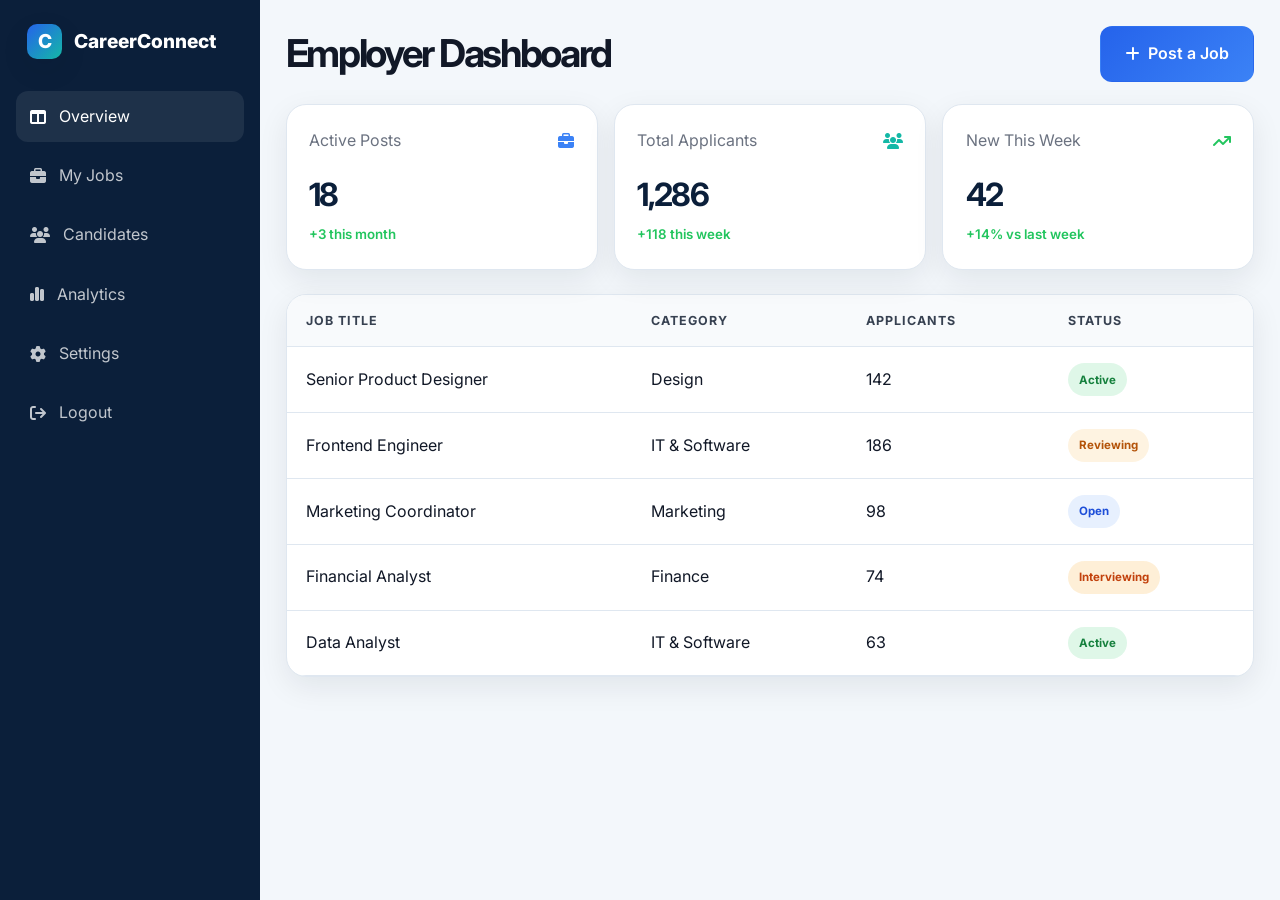
<file: ASP_project/dashboard-employer.html>
<!DOCTYPE html>
<html lang="en">
  <head>
    <meta charset="UTF-8" />
    <meta name="viewport" content="width=device-width, initial-scale=1.0" />
    <title>Employer Dashboard | CareerConnect</title>
    <link rel="preconnect" href="https://fonts.googleapis.com" />
    <link rel="preconnect" href="https://fonts.gstatic.com" crossorigin />
    <link href="https://fonts.googleapis.com/css2?family=Inter:wght@400;500;600;700;800;900&display=swap" rel="stylesheet" />
    <link rel="stylesheet" href="https://cdnjs.cloudflare.com/ajax/libs/font-awesome/6.5.2/css/all.min.css" crossorigin="anonymous" referrerpolicy="no-referrer" />
    <link rel="stylesheet" href="css/style.css" />
  </head>
  <body>
    <div class="dashboard-shell">
      <aside class="dashboard-sidebar">
        <a href="index.html" class="brand" aria-label="CareerConnect home">
          <span class="brand-mark">C</span>
          <span>CareerConnect</span>
        </a>

        <ul class="side-menu">
          <li><a class="active" href="dashboard-employer.html"><i class="fa-solid fa-table-columns"></i> Overview</a></li>
          <li><a href="#"><i class="fa-solid fa-briefcase"></i> My Jobs</a></li>
          <li><a href="#"><i class="fa-solid fa-users"></i> Candidates</a></li>
          <li><a href="#"><i class="fa-solid fa-chart-simple"></i> Analytics</a></li>
          <li><a href="#"><i class="fa-solid fa-gear"></i> Settings</a></li>
          <li><a href="index.html"><i class="fa-solid fa-arrow-right-from-bracket"></i> Logout</a></li>
        </ul>
      </aside>

      <main class="dashboard-main">
        <div class="topbar">
          <h1>Employer Dashboard</h1>
          <button class="btn btn-primary post-job-btn" type="button"><i class="fa-solid fa-plus"></i> Post a Job</button>
        </div>

        <section class="stats-grid">
          <article class="stat-card">
            <div class="meta">
              <span>Active Posts</span>
              <i class="fa-solid fa-briefcase" style="color: var(--primary-500);"></i>
            </div>
            <strong>18</strong>
            <small>+3 this month</small>
          </article>

          <article class="stat-card">
            <div class="meta">
              <span>Total Applicants</span>
              <i class="fa-solid fa-users" style="color: var(--teal-600);"></i>
            </div>
            <strong>1,286</strong>
            <small>+118 this week</small>
          </article>

          <article class="stat-card">
            <div class="meta">
              <span>New This Week</span>
              <i class="fa-solid fa-arrow-trend-up" style="color: var(--success);"></i>
            </div>
            <strong>42</strong>
            <small>+14% vs last week</small>
          </article>
        </section>

        <section class="table-card">
          <table>
            <thead>
              <tr>
                <th>Job Title</th>
                <th>Category</th>
                <th>Applicants</th>
                <th>Status</th>
              </tr>
            </thead>
            <tbody>
              <tr>
                <td>Senior Product Designer</td>
                <td>Design</td>
                <td>142</td>
                <td><span class="status-badge status-selected">Active</span></td>
              </tr>
              <tr>
                <td>Frontend Engineer</td>
                <td>IT & Software</td>
                <td>186</td>
                <td><span class="status-badge status-shortlisted">Reviewing</span></td>
              </tr>
              <tr>
                <td>Marketing Coordinator</td>
                <td>Marketing</td>
                <td>98</td>
                <td><span class="status-badge status-applied">Open</span></td>
              </tr>
              <tr>
                <td>Financial Analyst</td>
                <td>Finance</td>
                <td>74</td>
                <td><span class="status-badge status-interview">Interviewing</span></td>
              </tr>
              <tr>
                <td>Data Analyst</td>
                <td>IT & Software</td>
                <td>63</td>
                <td><span class="status-badge status-selected">Active</span></td>
              </tr>
            </tbody>
          </table>
        </section>
      </main>
    </div>
  </body>
</html>
</file>
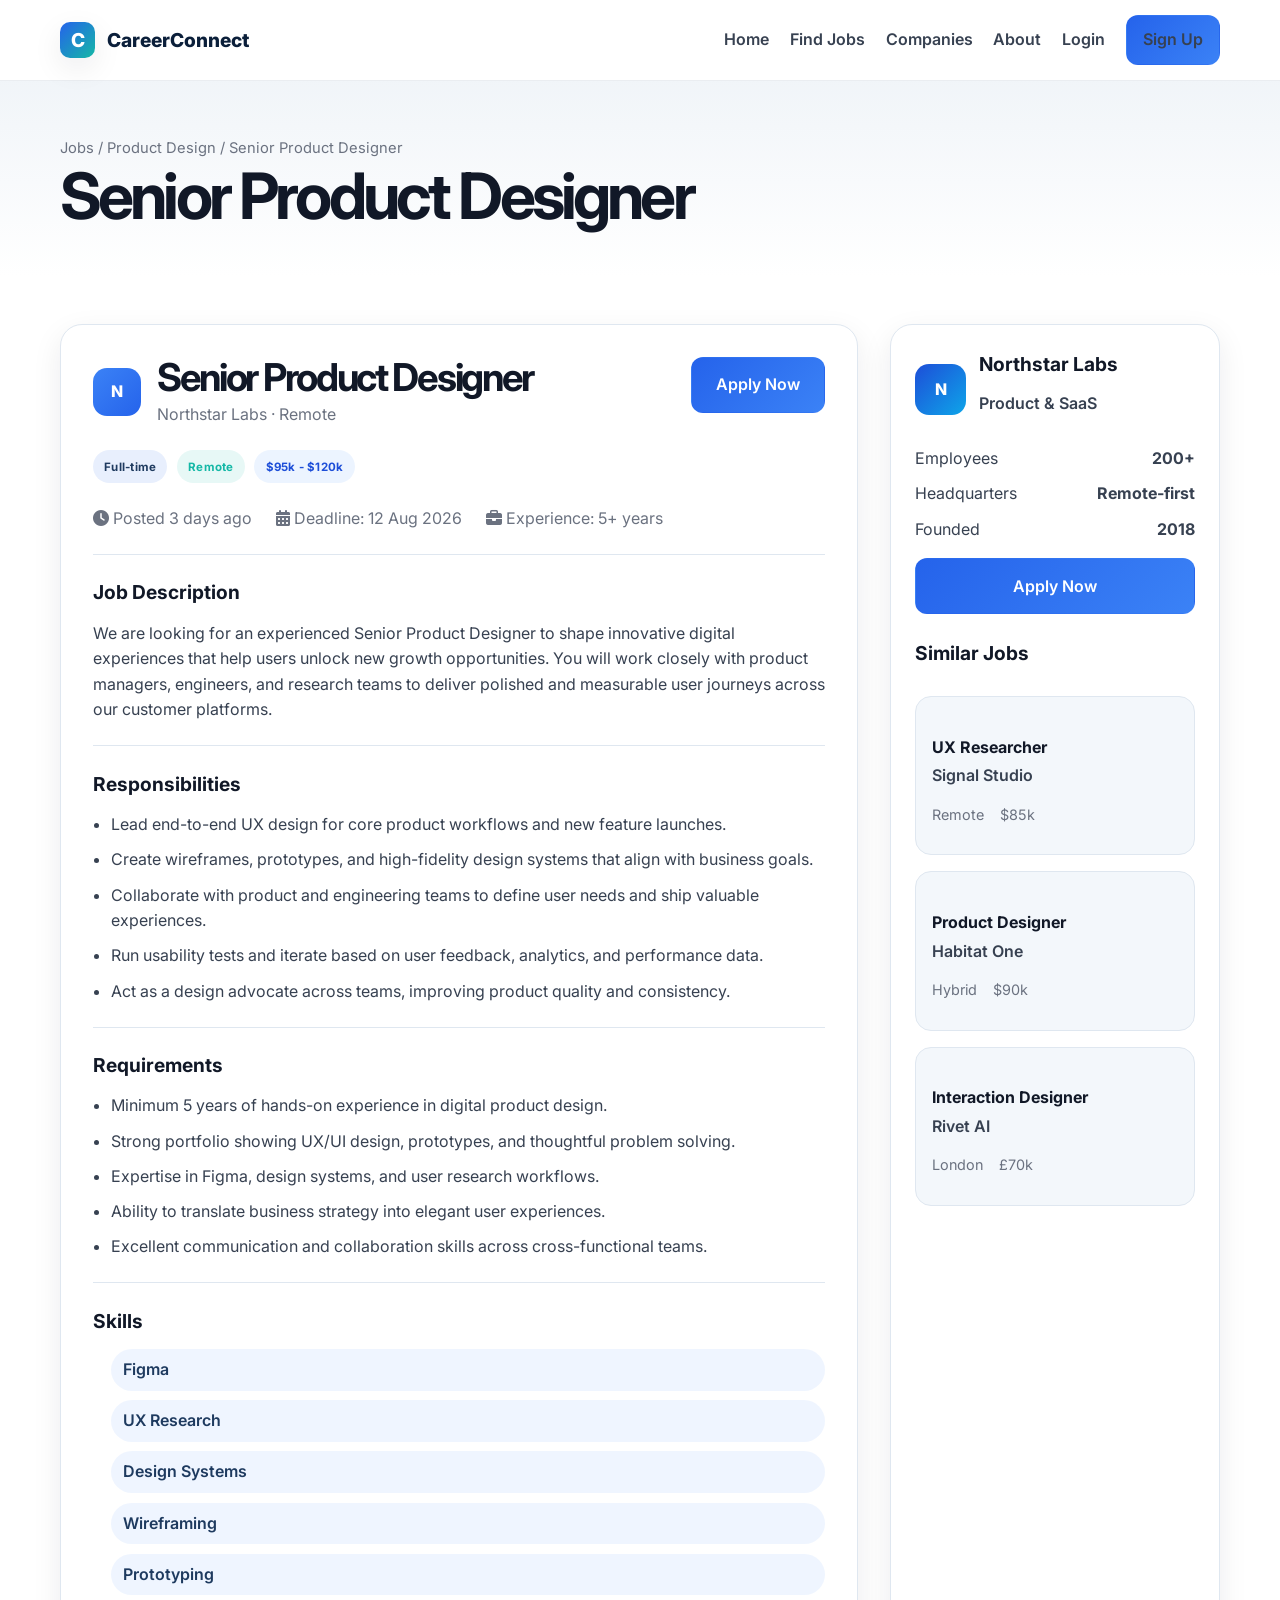
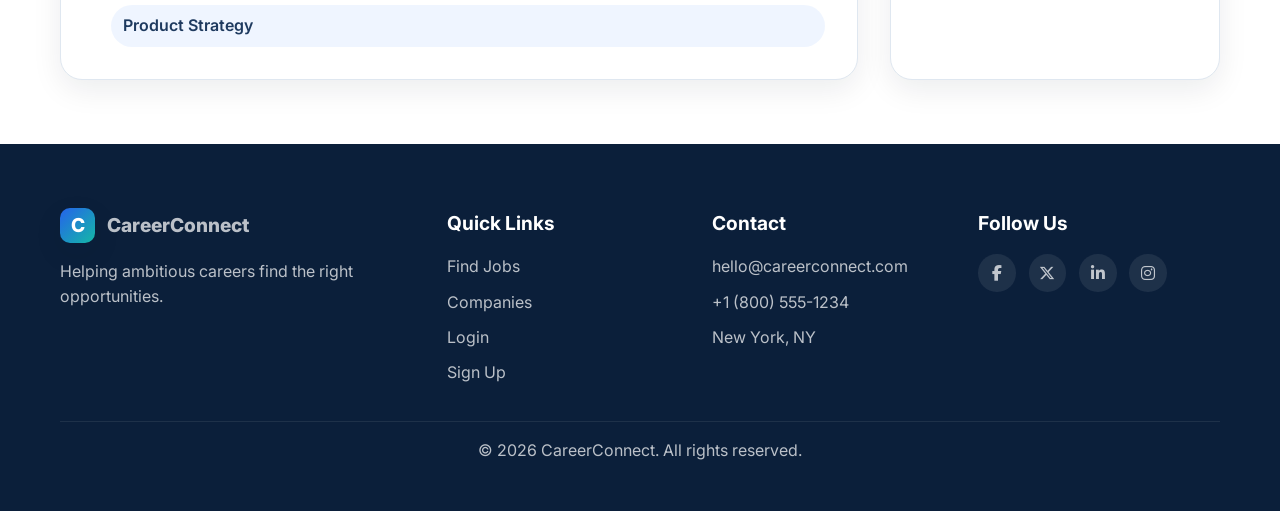
<file: ASP_project/job-details.html>
<!DOCTYPE html>
<html lang="en">
  <head>
    <meta charset="UTF-8" />
    <meta name="viewport" content="width=device-width, initial-scale=1.0" />
    <title>Senior Product Designer | CareerConnect</title>
    <link rel="preconnect" href="https://fonts.googleapis.com" />
    <link rel="preconnect" href="https://fonts.gstatic.com" crossorigin />
    <link href="https://fonts.googleapis.com/css2?family=Inter:wght@400;500;600;700;800;900&display=swap" rel="stylesheet" />
    <link rel="stylesheet" href="https://cdnjs.cloudflare.com/ajax/libs/font-awesome/6.5.2/css/all.min.css" crossorigin="anonymous" referrerpolicy="no-referrer" />
    <link rel="stylesheet" href="css/style.css" />
  </head>
  <body>
    <header class="site-header">
      <div class="container nav-wrap">
        <a href="index.html" class="brand" aria-label="CareerConnect home">
          <span class="brand-mark">C</span>
          <span>CareerConnect</span>
        </a>

        <input type="checkbox" id="nav-toggle" class="nav-toggle" />
        <label for="nav-toggle" class="nav-toggle-label" aria-label="Toggle navigation">
          <span></span>
          <span></span>
          <span></span>
        </label>

        <nav class="main-nav" aria-label="Main navigation">
          <ul>
            <li><a href="index.html">Home</a></li>
            <li><a href="jobs.html">Find Jobs</a></li>
            <li><a href="index.html#companies">Companies</a></li>
            <li><a href="index.html#about">About</a></li>
            <li><a href="login.html">Login</a></li>
            <li><a href="signup.html" class="btn btn-primary btn-small">Sign Up</a></li>
          </ul>
        </nav>
      </div>
    </header>

    <main>
      <section class="page-banner">
        <div class="container">
          <div class="breadcrumbs">Jobs / Product Design / Senior Product Designer</div>
          <h1>Senior Product Designer</h1>
        </div>
      </section>

      <section class="container details-layout">
        <article class="job-detail-card">
          <div class="detail-header">
            <div class="detail-company">
              <div class="company-logo logo-blue">N</div>
              <div>
                <h1>Senior Product Designer</h1>
                <p class="detail-company-name">Northstar Labs · Remote</p>
              </div>
            </div>
            <button class="btn btn-primary" type="button">Apply Now</button>
          </div>

          <div class="badge-row">
            <span class="badge badge-blue">Full-time</span>
            <span class="badge badge-teal">Remote</span>
            <span class="badge badge-order">$95k - $120k</span>
          </div>

          <div class="muted-meta">
            <span><i class="fa-solid fa-clock"></i> Posted 3 days ago</span>
            <span><i class="fa-solid fa-calendar-days"></i> Deadline: 12 Aug 2026</span>
            <span><i class="fa-solid fa-briefcase"></i> Experience: 5+ years</span>
          </div>

          <div class="detail-section">
            <h3>Job Description</h3>
            <p>
              We are looking for an experienced Senior Product Designer to shape innovative digital experiences that help users unlock new growth opportunities. You will work closely with product managers, engineers, and research teams to deliver polished and measurable user journeys across our customer platforms.
            </p>
          </div>

          <div class="detail-section">
            <h3>Responsibilities</h3>
            <ul>
              <li>Lead end-to-end UX design for core product workflows and new feature launches.</li>
              <li>Create wireframes, prototypes, and high-fidelity design systems that align with business goals.</li>
              <li>Collaborate with product and engineering teams to define user needs and ship valuable experiences.</li>
              <li>Run usability tests and iterate based on user feedback, analytics, and performance data.</li>
              <li>Act as a design advocate across teams, improving product quality and consistency.</li>
            </ul>
          </div>

          <div class="detail-section">
            <h3>Requirements</h3>
            <ul>
              <li>Minimum 5 years of hands-on experience in digital product design.</li>
              <li>Strong portfolio showing UX/UI design, prototypes, and thoughtful problem solving.</li>
              <li>Expertise in Figma, design systems, and user research workflows.</li>
              <li>Ability to translate business strategy into elegant user experiences.</li>
              <li>Excellent communication and collaboration skills across cross-functional teams.</li>
            </ul>
          </div>

          <div class="detail-section">
            <h3>Skills</h3>
            <ul class="skill-tags">
              <li>Figma</li>
              <li>UX Research</li>
              <li>Design Systems</li>
              <li>Wireframing</li>
              <li>Prototyping</li>
              <li>Product Strategy</li>
            </ul>
          </div>
        </article>

        <aside class="side-card">
          <div class="company-card">
            <div class="company-card-header">
              <div class="side-company-logo">N</div>
              <div>
                <h3>Northstar Labs</h3>
                <p class="company-name">Product & SaaS</p>
              </div>
            </div>

            <div class="company-mini-stats">
              <div><span>Employees</span><strong>200+</strong></div>
              <div><span>Headquarters</span><strong>Remote-first</strong></div>
              <div><span>Founded</span><strong>2018</strong></div>
            </div>

            <button class="btn btn-primary" type="button">Apply Now</button>
          </div>

          <div class="similar-jobs">
            <h3>Similar Jobs</h3>

            <article class="similar-job-card">
              <h4>UX Researcher</h4>
              <p class="company-name">Signal Studio</p>
              <div class="listing-meta">
                <span>Remote</span>
                <span>$85k</span>
              </div>
            </article>

            <article class="similar-job-card">
              <h4>Product Designer</h4>
              <p class="company-name">Habitat One</p>
              <div class="listing-meta">
                <span>Hybrid</span>
                <span>$90k</span>
              </div>
            </article>

            <article class="similar-job-card">
              <h4>Interaction Designer</h4>
              <p class="company-name">Rivet AI</p>
              <div class="listing-meta">
                <span>London</span>
                <span>£70k</span>
              </div>
            </article>
          </div>
        </aside>
      </section>
    </main>

    <footer class="site-footer">
      <div class="container footer-grid">
        <div>
          <a href="index.html" class="brand footer-brand">
            <span class="brand-mark">C</span>
            <span>CareerConnect</span>
          </a>
          <p>Helping ambitious careers find the right opportunities.</p>
        </div>
        <div>
          <h3>Quick Links</h3>
          <ul class="footer-links">
            <li><a href="jobs.html">Find Jobs</a></li>
            <li><a href="index.html#companies">Companies</a></li>
            <li><a href="login.html">Login</a></li>
            <li><a href="signup.html">Sign Up</a></li>
          </ul>
        </div>
        <div>
          <h3>Contact</h3>
          <ul class="footer-links">
            <li><a href="mailto:hello@careerconnect.com">hello@careerconnect.com</a></li>
            <li><a href="tel:+18005551234">+1 (800) 555-1234</a></li>
            <li>New York, NY</li>
          </ul>
        </div>
        <div>
          <h3>Follow Us</h3>
          <div class="social-icons">
            <a href="#" aria-label="Facebook"><i class="fa-brands fa-facebook-f"></i></a>
            <a href="#" aria-label="Twitter"><i class="fa-brands fa-x-twitter"></i></a>
            <a href="#" aria-label="LinkedIn"><i class="fa-brands fa-linkedin-in"></i></a>
            <a href="#" aria-label="Instagram"><i class="fa-brands fa-instagram"></i></a>
          </div>
        </div>
      </div>
      <div class="container footer-bottom">
        <p>© 2026 CareerConnect. All rights reserved.</p>
      </div>
    </footer>
  </body>
</html>
</file>
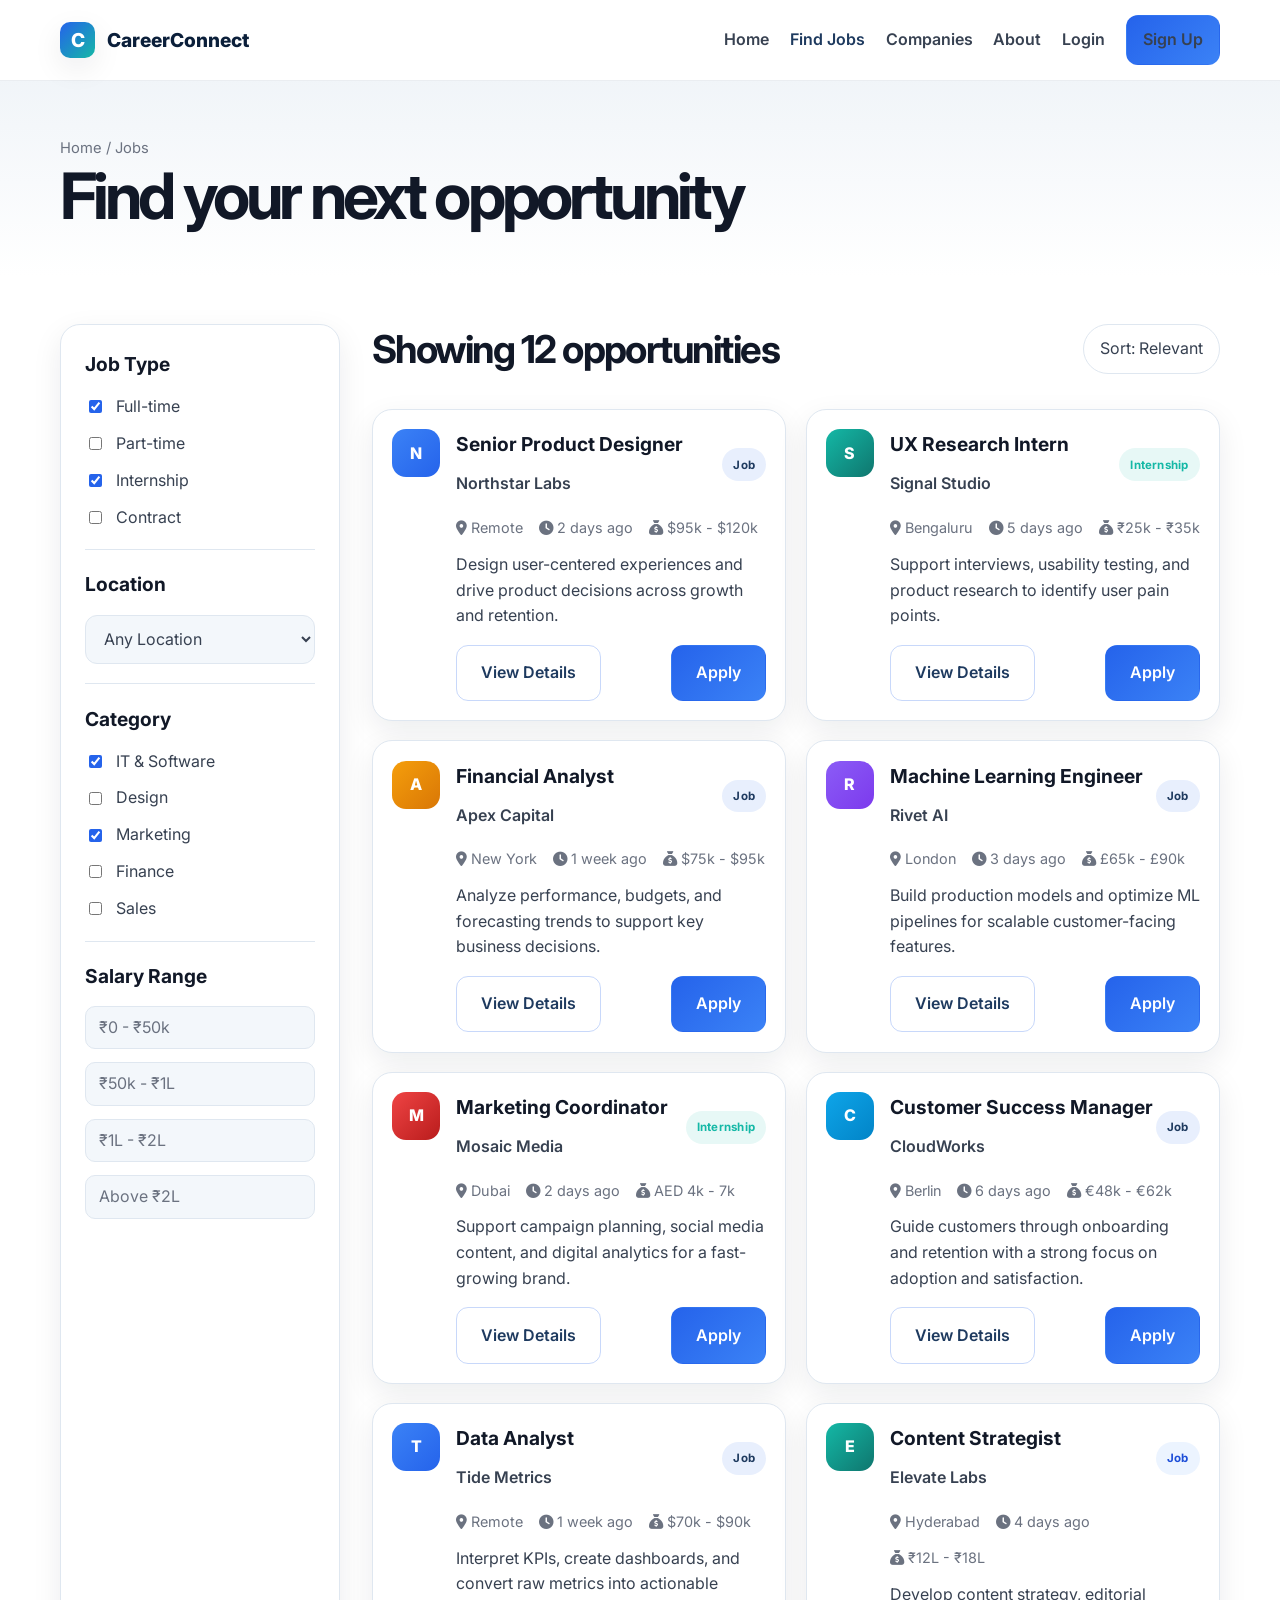
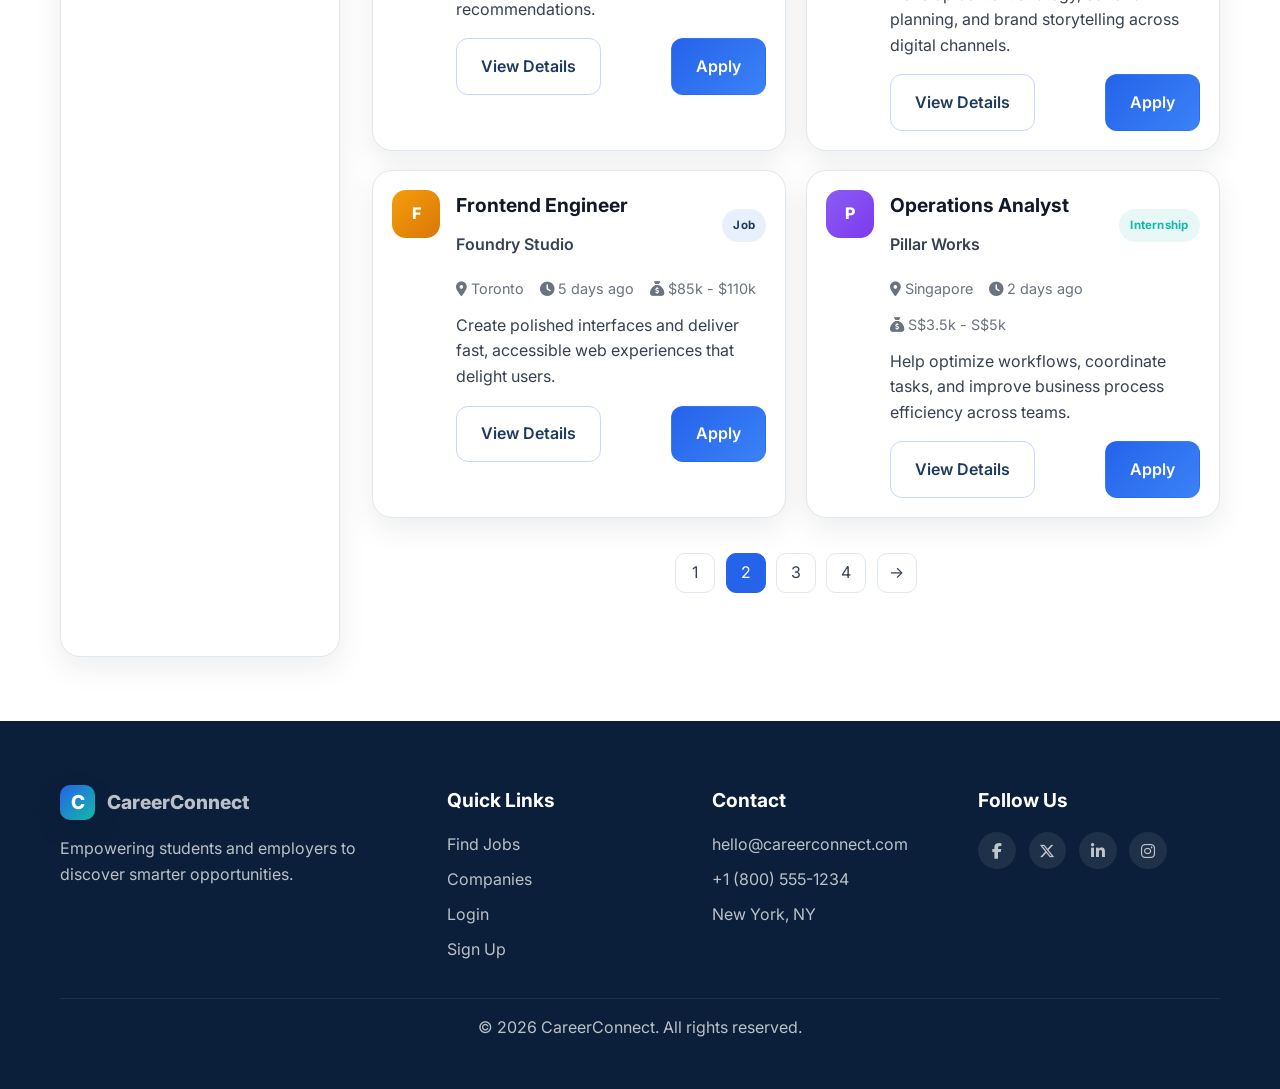
<file: ASP_project/jobs.html>
<!DOCTYPE html>
<html lang="en">
  <head>
    <meta charset="UTF-8" />
    <meta name="viewport" content="width=device-width, initial-scale=1.0" />
    <title>Find Jobs | CareerConnect</title>
    <link rel="preconnect" href="https://fonts.googleapis.com" />
    <link rel="preconnect" href="https://fonts.gstatic.com" crossorigin />
    <link href="https://fonts.googleapis.com/css2?family=Inter:wght@400;500;600;700;800;900&display=swap" rel="stylesheet" />
    <link rel="stylesheet" href="https://cdnjs.cloudflare.com/ajax/libs/font-awesome/6.5.2/css/all.min.css" crossorigin="anonymous" referrerpolicy="no-referrer" />
    <link rel="stylesheet" href="css/style.css" />
  </head>
  <body>
    <header class="site-header">
      <div class="container nav-wrap">
        <a href="index.html" class="brand" aria-label="CareerConnect home">
          <span class="brand-mark">C</span>
          <span>CareerConnect</span>
        </a>

        <input type="checkbox" id="nav-toggle" class="nav-toggle" />
        <label for="nav-toggle" class="nav-toggle-label" aria-label="Toggle navigation">
          <span></span>
          <span></span>
          <span></span>
        </label>

        <nav class="main-nav" aria-label="Main navigation">
          <ul>
            <li><a href="index.html">Home</a></li>
            <li><a class="active" href="jobs.html">Find Jobs</a></li>
            <li><a href="index.html#companies">Companies</a></li>
            <li><a href="index.html#about">About</a></li>
            <li><a href="login.html">Login</a></li>
            <li><a href="signup.html" class="btn btn-primary btn-small">Sign Up</a></li>
          </ul>
        </nav>
      </div>
    </header>

    <main>
      <section class="page-banner">
        <div class="container">
          <div class="breadcrumbs">Home / Jobs</div>
          <h1>Find your next opportunity</h1>
        </div>
      </section>

      <section class="container filter-layout">
        <aside class="sidebar-card" aria-label="Filters">
          <div class="filter-group">
            <h3>Job Type</h3>
            <ul class="check-list">
              <li><input type="checkbox" checked /> Full-time</li>
              <li><input type="checkbox" /> Part-time</li>
              <li><input type="checkbox" checked /> Internship</li>
              <li><input type="checkbox" /> Contract</li>
            </ul>
          </div>

          <div class="filter-group">
            <h3>Location</h3>
            <select class="filter-select" aria-label="Location filter">
              <option>Any Location</option>
              <option>Remote</option>
              <option>Bengaluru</option>
              <option>New York</option>
              <option>London</option>
              <option>Dubai</option>
            </select>
          </div>

          <div class="filter-group">
            <h3>Category</h3>
            <ul class="check-list">
              <li><input type="checkbox" checked /> IT & Software</li>
              <li><input type="checkbox" /> Design</li>
              <li><input type="checkbox" checked /> Marketing</li>
              <li><input type="checkbox" /> Finance</li>
              <li><input type="checkbox" /> Sales</li>
            </ul>
          </div>

          <div class="filter-group">
            <h3>Salary Range</h3>
            <div class="range-grid">
              <div class="range-box">₹0 - ₹50k</div>
              <div class="range-box">₹50k - ₹1L</div>
              <div class="range-box">₹1L - ₹2L</div>
              <div class="range-box">Above ₹2L</div>
            </div>
          </div>
        </aside>

        <div class="listings-wrap">
          <div class="listing-header">
            <h2>Showing 12 opportunities</h2>
            <button class="sort-pill" type="button">Sort: Relevant</button>
          </div>

          <div class="job-row-list">
            <article class="job-list-card">
              <div class="company-logo logo-blue">N</div>
              <div class="job-list-main">
                <div class="job-card-head">
                  <div>
                    <h3>Senior Product Designer</h3>
                    <p class="company-name">Northstar Labs</p>
                  </div>
                  <span class="badge badge-blue">Job</span>
                </div>
                <div class="listing-meta">
                  <span><i class="fa-solid fa-location-dot"></i> Remote</span>
                  <span><i class="fa-solid fa-clock"></i> 2 days ago</span>
                  <span><i class="fa-solid fa-sack-dollar"></i> $95k - $120k</span>
                </div>
                <p>Design user-centered experiences and drive product decisions across growth and retention.</p>
                <div class="listing-actions">
                  <a href="job-details.html" class="btn btn-outline">View Details</a>
                  <button class="btn btn-primary" type="button">Apply</button>
                </div>
              </div>
            </article>

            <article class="job-list-card">
              <div class="company-logo logo-teal">S</div>
              <div class="job-list-main">
                <div class="job-card-head">
                  <div>
                    <h3>UX Research Intern</h3>
                    <p class="company-name">Signal Studio</p>
                  </div>
                  <span class="badge badge-teal">Internship</span>
                </div>
                <div class="listing-meta">
                  <span><i class="fa-solid fa-location-dot"></i> Bengaluru</span>
                  <span><i class="fa-solid fa-clock"></i> 5 days ago</span>
                  <span><i class="fa-solid fa-sack-dollar"></i> ₹25k - ₹35k</span>
                </div>
                <p>Support interviews, usability testing, and product research to identify user pain points.</p>
                <div class="listing-actions">
                  <a href="job-details.html" class="btn btn-outline">View Details</a>
                  <button class="btn btn-primary" type="button">Apply</button>
                </div>
              </div>
            </article>

            <article class="job-list-card">
              <div class="company-logo logo-gold">A</div>
              <div class="job-list-main">
                <div class="job-card-head">
                  <div>
                    <h3>Financial Analyst</h3>
                    <p class="company-name">Apex Capital</p>
                  </div>
                  <span class="badge badge-blue">Job</span>
                </div>
                <div class="listing-meta">
                  <span><i class="fa-solid fa-location-dot"></i> New York</span>
                  <span><i class="fa-solid fa-clock"></i> 1 week ago</span>
                  <span><i class="fa-solid fa-sack-dollar"></i> $75k - $95k</span>
                </div>
                <p>Analyze performance, budgets, and forecasting trends to support key business decisions.</p>
                <div class="listing-actions">
                  <a href="job-details.html" class="btn btn-outline">View Details</a>
                  <button class="btn btn-primary" type="button">Apply</button>
                </div>
              </div>
            </article>

            <article class="job-list-card">
              <div class="company-logo logo-purple">R</div>
              <div class="job-list-main">
                <div class="job-card-head">
                  <div>
                    <h3>Machine Learning Engineer</h3>
                    <p class="company-name">Rivet AI</p>
                  </div>
                  <span class="badge badge-blue">Job</span>
                </div>
                <div class="listing-meta">
                  <span><i class="fa-solid fa-location-dot"></i> London</span>
                  <span><i class="fa-solid fa-clock"></i> 3 days ago</span>
                  <span><i class="fa-solid fa-sack-dollar"></i> £65k - £90k</span>
                </div>
                <p>Build production models and optimize ML pipelines for scalable customer-facing features.</p>
                <div class="listing-actions">
                  <a href="job-details.html" class="btn btn-outline">View Details</a>
                  <button class="btn btn-primary" type="button">Apply</button>
                </div>
              </div>
            </article>

            <article class="job-list-card">
              <div class="company-logo logo-red">M</div>
              <div class="job-list-main">
                <div class="job-card-head">
                  <div>
                    <h3>Marketing Coordinator</h3>
                    <p class="company-name">Mosaic Media</p>
                  </div>
                  <span class="badge badge-teal">Internship</span>
                </div>
                <div class="listing-meta">
                  <span><i class="fa-solid fa-location-dot"></i> Dubai</span>
                  <span><i class="fa-solid fa-clock"></i> 2 days ago</span>
                  <span><i class="fa-solid fa-sack-dollar"></i> AED 4k - 7k</span>
                </div>
                <p>Support campaign planning, social media content, and digital analytics for a fast-growing brand.</p>
                <div class="listing-actions">
                  <a href="job-details.html" class="btn btn-outline">View Details</a>
                  <button class="btn btn-primary" type="button">Apply</button>
                </div>
              </div>
            </article>

            <article class="job-list-card">
              <div class="company-logo logo-sky">C</div>
              <div class="job-list-main">
                <div class="job-card-head">
                  <div>
                    <h3>Customer Success Manager</h3>
                    <p class="company-name">CloudWorks</p>
                  </div>
                  <span class="badge badge-blue">Job</span>
                </div>
                <div class="listing-meta">
                  <span><i class="fa-solid fa-location-dot"></i> Berlin</span>
                  <span><i class="fa-solid fa-clock"></i> 6 days ago</span>
                  <span><i class="fa-solid fa-sack-dollar"></i> €48k - €62k</span>
                </div>
                <p>Guide customers through onboarding and retention with a strong focus on adoption and satisfaction.</p>
                <div class="listing-actions">
                  <a href="job-details.html" class="btn btn-outline">View Details</a>
                  <button class="btn btn-primary" type="button">Apply</button>
                </div>
              </div>
            </article>

            <article class="job-list-card">
              <div class="company-logo logo-blue">T</div>
              <div class="job-list-main">
                <div class="job-card-head">
                  <div>
                    <h3>Data Analyst</h3>
                    <p class="company-name">Tide Metrics</p>
                  </div>
                  <span class="badge badge-blue">Job</span>
                </div>
                <div class="listing-meta">
                  <span><i class="fa-solid fa-location-dot"></i> Remote</span>
                  <span><i class="fa-solid fa-clock"></i> 1 week ago</span>
                  <span><i class="fa-solid fa-sack-dollar"></i> $70k - $90k</span>
                </div>
                <p>Interpret KPIs, create dashboards, and convert raw metrics into actionable recommendations.</p>
                <div class="listing-actions">
                  <a href="job-details.html" class="btn btn-outline">View Details</a>
                  <button class="btn btn-primary" type="button">Apply</button>
                </div>
              </div>
            </article>

            <article class="job-list-card">
              <div class="company-logo logo-teal">E</div>
              <div class="job-list-main">
                <div class="job-card-head">
                  <div>
                    <h3>Content Strategist</h3>
                    <p class="company-name">Elevate Labs</p>
                  </div>
                  <span class="badge badge-order">Job</span>
                </div>
                <div class="listing-meta">
                  <span><i class="fa-solid fa-location-dot"></i> Hyderabad</span>
                  <span><i class="fa-solid fa-clock"></i> 4 days ago</span>
                  <span><i class="fa-solid fa-sack-dollar"></i> ₹12L - ₹18L</span>
                </div>
                <p>Develop content strategy, editorial planning, and brand storytelling across digital channels.</p>
                <div class="listing-actions">
                  <a href="job-details.html" class="btn btn-outline">View Details</a>
                  <button class="btn btn-primary" type="button">Apply</button>
                </div>
              </div>
            </article>

            <article class="job-list-card">
              <div class="company-logo logo-gold">F</div>
              <div class="job-list-main">
                <div class="job-card-head">
                  <div>
                    <h3>Frontend Engineer</h3>
                    <p class="company-name">Foundry Studio</p>
                  </div>
                  <span class="badge badge-blue">Job</span>
                </div>
                <div class="listing-meta">
                  <span><i class="fa-solid fa-location-dot"></i> Toronto</span>
                  <span><i class="fa-solid fa-clock"></i> 5 days ago</span>
                  <span><i class="fa-solid fa-sack-dollar"></i> $85k - $110k</span>
                </div>
                <p>Create polished interfaces and deliver fast, accessible web experiences that delight users.</p>
                <div class="listing-actions">
                  <a href="job-details.html" class="btn btn-outline">View Details</a>
                  <button class="btn btn-primary" type="button">Apply</button>
                </div>
              </div>
            </article>

            <article class="job-list-card">
              <div class="company-logo logo-purple">P</div>
              <div class="job-list-main">
                <div class="job-card-head">
                  <div>
                    <h3>Operations Analyst</h3>
                    <p class="company-name">Pillar Works</p>
                  </div>
                  <span class="badge badge-teal">Internship</span>
                </div>
                <div class="listing-meta">
                  <span><i class="fa-solid fa-location-dot"></i> Singapore</span>
                  <span><i class="fa-solid fa-clock"></i> 2 days ago</span>
                  <span><i class="fa-solid fa-sack-dollar"></i> S$3.5k - S$5k</span>
                </div>
                <p>Help optimize workflows, coordinate tasks, and improve business process efficiency across teams.</p>
                <div class="listing-actions">
                  <a href="job-details.html" class="btn btn-outline">View Details</a>
                  <button class="btn btn-primary" type="button">Apply</button>
                </div>
              </div>
            </article>
          </div>

          <nav class="pagination" aria-label="Pagination">
            <a href="#">1</a>
            <a href="#" class="active">2</a>
            <a href="#">3</a>
            <a href="#">4</a>
            <a href="#">→</a>
          </nav>
        </div>
      </section>
    </main>

    <footer class="site-footer">
      <div class="container footer-grid">
        <div>
          <a href="index.html" class="brand footer-brand">
            <span class="brand-mark">C</span>
            <span>CareerConnect</span>
          </a>
          <p>Empowering students and employers to discover smarter opportunities.</p>
        </div>
        <div>
          <h3>Quick Links</h3>
          <ul class="footer-links">
            <li><a href="jobs.html">Find Jobs</a></li>
            <li><a href="index.html#companies">Companies</a></li>
            <li><a href="login.html">Login</a></li>
            <li><a href="signup.html">Sign Up</a></li>
          </ul>
        </div>
        <div>
          <h3>Contact</h3>
          <ul class="footer-links">
            <li><a href="mailto:hello@careerconnect.com">hello@careerconnect.com</a></li>
            <li><a href="tel:+18005551234">+1 (800) 555-1234</a></li>
            <li>New York, NY</li>
          </ul>
        </div>
        <div>
          <h3>Follow Us</h3>
          <div class="social-icons">
            <a href="#" aria-label="Facebook"><i class="fa-brands fa-facebook-f"></i></a>
            <a href="#" aria-label="Twitter"><i class="fa-brands fa-x-twitter"></i></a>
            <a href="#" aria-label="LinkedIn"><i class="fa-brands fa-linkedin-in"></i></a>
            <a href="#" aria-label="Instagram"><i class="fa-brands fa-instagram"></i></a>
          </div>
        </div>
      </div>
      <div class="container footer-bottom">
        <p>© 2026 CareerConnect. All rights reserved.</p>
      </div>
    </footer>
  </body>
</html>
</file>
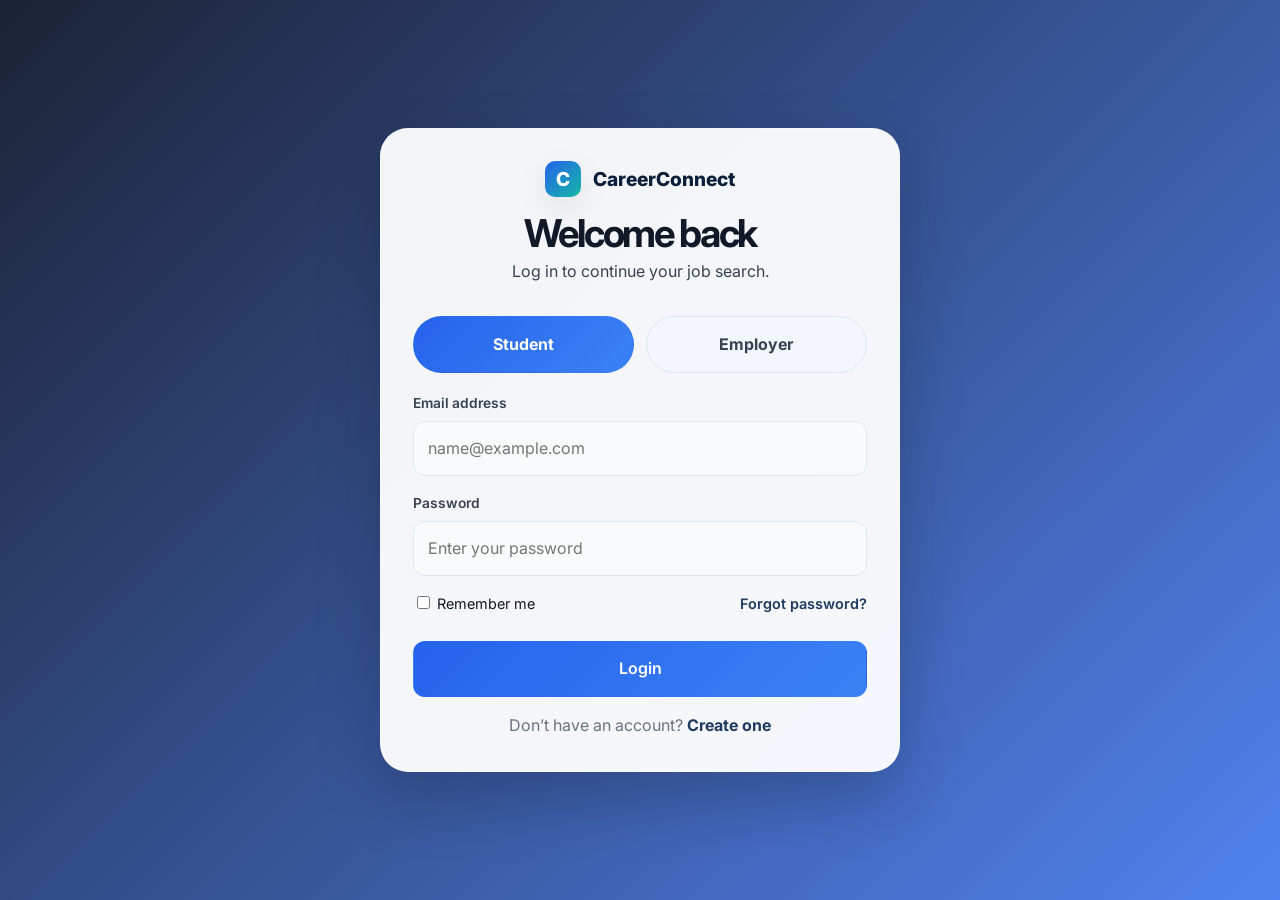
<file: ASP_project/login.html>
<!DOCTYPE html>
<html lang="en">
  <head>
    <meta charset="UTF-8" />
    <meta name="viewport" content="width=device-width, initial-scale=1.0" />
    <title>Login | CareerConnect</title>
    <link rel="preconnect" href="https://fonts.googleapis.com" />
    <link rel="preconnect" href="https://fonts.gstatic.com" crossorigin />
    <link href="https://fonts.googleapis.com/css2?family=Inter:wght@400;500;600;700;800;900&display=swap" rel="stylesheet" />
    <link rel="stylesheet" href="https://cdnjs.cloudflare.com/ajax/libs/font-awesome/6.5.2/css/all.min.css" crossorigin="anonymous" referrerpolicy="no-referrer" />
    <link rel="stylesheet" href="css/style.css" />
  </head>
  <body class="auth-page">
    <div class="auth-shell">
      <header class="auth-header">
        <a href="index.html" class="brand" aria-label="CareerConnect home">
          <span class="brand-mark">C</span>
          <span>CareerConnect</span>
        </a>
        <h1>Welcome back</h1>
        <p>Log in to continue your job search.</p>
      </header>

      <div class="auth-tabs" aria-label="Account type tabs">
        <button class="tab-btn active" type="button">Student</button>
        <button class="tab-btn" type="button">Employer</button>
      </div>

      <form class="auth-form">
        <div class="form-grid">
          <div class="form-field">
            <label for="login-email">Email address</label>
            <input id="login-email" type="email" placeholder="name@example.com" />
          </div>

          <div class="form-field">
            <label for="login-password">Password</label>
            <input id="login-password" type="password" placeholder="Enter your password" />
          </div>

          <div class="form-inline">
            <label><input type="checkbox" /> Remember me</label>
            <a href="#">Forgot password?</a>
          </div>

          <button class="btn btn-primary auth-submit" type="submit">Login</button>

          <p style="text-align: center; margin: 0; color: var(--text-500);">
            Don’t have an account? <a href="signup.html" style="color: var(--primary-700); font-weight: 700;">Create one</a>
          </p>
        </div>
      </form>
    </div>
  </body>
</html>
</file>
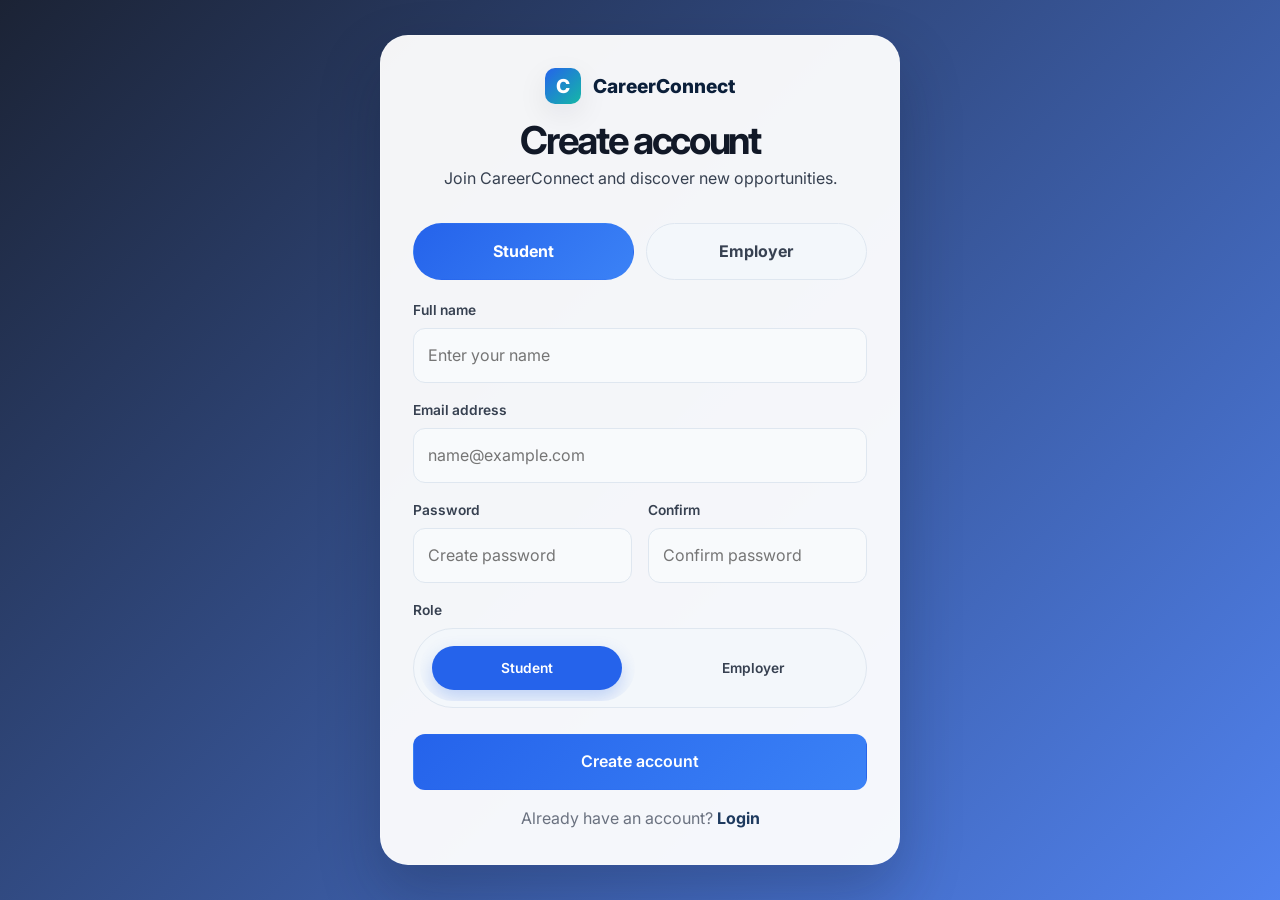
<file: ASP_project/signup.html>
<!DOCTYPE html>
<html lang="en">
  <head>
    <meta charset="UTF-8" />
    <meta name="viewport" content="width=device-width, initial-scale=1.0" />
    <title>Sign Up | CareerConnect</title>
    <link rel="preconnect" href="https://fonts.googleapis.com" />
    <link rel="preconnect" href="https://fonts.gstatic.com" crossorigin />
    <link href="https://fonts.googleapis.com/css2?family=Inter:wght@400;500;600;700;800;900&display=swap" rel="stylesheet" />
    <link rel="stylesheet" href="https://cdnjs.cloudflare.com/ajax/libs/font-awesome/6.5.2/css/all.min.css" crossorigin="anonymous" referrerpolicy="no-referrer" />
    <link rel="stylesheet" href="css/style.css" />
  </head>
  <body class="auth-page">
    <div class="auth-shell">
      <header class="auth-header">
        <a href="index.html" class="brand" aria-label="CareerConnect home">
          <span class="brand-mark">C</span>
          <span>CareerConnect</span>
        </a>
        <h1>Create account</h1>
        <p>Join CareerConnect and discover new opportunities.</p>
      </header>

      <div class="auth-tabs" aria-label="Create account type tabs">
        <button class="tab-btn active" type="button">Student</button>
        <button class="tab-btn" type="button">Employer</button>
      </div>

      <form class="auth-form">
        <div class="form-grid">
          <div class="form-field">
            <label for="signup-name">Full name</label>
            <input id="signup-name" type="text" placeholder="Enter your name" />
          </div>

          <div class="form-field">
            <label for="signup-email">Email address</label>
            <input id="signup-email" type="email" placeholder="name@example.com" />
          </div>

          <div class="form-row">
            <div class="form-field">
              <label for="signup-password">Password</label>
              <input id="signup-password" type="password" placeholder="Create password" />
            </div>
            <div class="form-field">
              <label for="signup-confirm">Confirm</label>
              <input id="signup-confirm" type="password" placeholder="Confirm password" />
            </div>
          </div>

          <div class="form-field">
            <label>Role</label>
            <div class="role-toggle" aria-label="Select role">
              <label>
                <input type="radio" name="role" checked />
                <span>Student</span>
              </label>
              <label>
                <input type="radio" name="role" />
                <span>Employer</span>
              </label>
            </div>
          </div>

          <button class="btn btn-primary auth-submit" type="submit">Create account</button>

          <p style="text-align: center; margin: 0; color: var(--text-500);">
            Already have an account? <a href="login.html" style="color: var(--primary-700); font-weight: 700;">Login</a>
          </p>
        </div>
      </form>
    </div>
  </body>
</html>
</file>
<file: ASP_project/css/style.css>
:root {
  --primary-900: #0b1f3a;
  --primary-800: #102d4f;
  --primary-700: #1e3a5f;
  --primary-600: #2563eb;
  --primary-500: #3b82f6;
  --primary-100: #e0ebff;
  --teal-600: #14b8a6;
  --teal-100: #dffaf5;
  --success: #22c55e;
  --warning: #f59e0b;
  --danger: #ef4444;
  --text-900: #111827;
  --text-700: #374151;
  --text-500: #6b7280;
  --text-300: #94a3b8;
  --bg-100: #f3f7fb;
  --bg-200: #edf2f7;
  --white: #ffffff;
  --line: #dfe7f0;
  --shadow-soft: 0 10px 30px rgba(15, 23, 42, 0.08);
  --shadow-card: 0 18px 40px rgba(15, 23, 42, 0.08);
  --radius-sm: 12px;
  --radius-md: 18px;
  --radius-lg: 26px;
  --container: 1160px;
}

* {
  box-sizing: border-box;
}

html {
  scroll-behavior: smooth;
}

body {
  margin: 0;
  font-family: "Inter", sans-serif;
  color: var(--text-900);
  background: var(--white);
  line-height: 1.6;
}

a {
  text-decoration: none;
  color: inherit;
}

img {
  max-width: 100%;
  display: block;
}

button,
input,
select,
textarea {
  font: inherit;
}

button {
  border: 0;
  cursor: pointer;
}

.container {
  width: min(var(--container), calc(100% - 2rem));
  margin: 0 auto;
}

.section {
  padding: 5rem 0;
}

.section-alt {
  background: var(--bg-100);
}

.row-heading {
  display: flex;
  align-items: end;
  justify-content: space-between;
  gap: 1rem;
}

.eyebrow {
  display: inline-block;
  font-size: 0.8rem;
  letter-spacing: 0.12em;
  font-weight: 700;
  text-transform: uppercase;
  color: var(--primary-500);
  background: rgba(59, 130, 246, 0.08);
  border-radius: 999px;
  padding: 0.5rem 0.9rem;
  margin-bottom: 1rem;
}

.eyebrow-dark {
  color: var(--primary-700);
  background: rgba(37, 99, 235, 0.08);
}

h1,
h2,
h3,
p {
  margin-top: 0;
}

h1 {
  font-size: clamp(2.5rem, 5vw, 4.3rem);
  line-height: 1.08;
  letter-spacing: -0.06em;
  margin-bottom: 1rem;
}

h2 {
  font-size: clamp(2rem, 3vw, 2.8rem);
  line-height: 1.2;
  letter-spacing: -0.04em;
  margin-bottom: 0.5rem;
}

h3 {
  font-size: 1.2rem;
  margin-bottom: 0.7rem;
}

p {
  color: var(--text-700);
}

.btn {
  display: inline-flex;
  align-items: center;
  justify-content: center;
  padding: 0.9rem 1.5rem;
  border-radius: 12px;
  font-weight: 600;
  transition: all 0.25s ease;
  border: 1px solid transparent;
}

.btn:hover,
.btn:focus-visible {
  transform: translateY(-2px);
  box-shadow: var(--shadow-soft);
}

.btn-primary {
  background: linear-gradient(135deg, var(--primary-600), var(--primary-500));
  color: var(--white);
}

.btn-outline {
  background: transparent;
  border-color: rgba(37, 99, 235, 0.25);
  color: var(--primary-700);
}

.btn-small {
  padding: 0.7rem 1rem;
}

.text-link {
  font-weight: 600;
  color: var(--primary-700);
}

.site-header {
  position: sticky;
  top: 0;
  z-index: 20;
  background: rgba(255, 255, 255, 0.92);
  backdrop-filter: blur(14px);
  border-bottom: 1px solid rgba(148, 163, 184, 0.2);
}

.nav-wrap {
  display: flex;
  align-items: center;
  justify-content: space-between;
  min-height: 80px;
  position: relative;
}

.brand {
  display: inline-flex;
  align-items: center;
  gap: 0.75rem;
  font-size: 1.2rem;
  font-weight: 800;
  color: var(--primary-900);
}

.brand-mark {
  display: inline-grid;
  place-items: center;
  width: 2.2rem;
  height: 2.2rem;
  border-radius: 10px;
  background: linear-gradient(135deg, var(--primary-600), var(--teal-600));
  color: var(--white);
  box-shadow: var(--shadow-soft);
}

.main-nav ul {
  list-style: none;
  display: flex;
  align-items: center;
  gap: 1.3rem;
  margin: 0;
  padding: 0;
}

.main-nav a {
  color: var(--text-700);
  font-weight: 600;
  transition: color 0.2s ease;
}

.main-nav a:hover,
.main-nav a.active {
  color: var(--primary-700);
}

.nav-toggle {
  position: absolute;
  opacity: 0;
  pointer-events: none;
}

.nav-toggle-label {
  display: none;
  flex-direction: column;
  justify-content: center;
  width: 2.6rem;
  height: 2.6rem;
  border-radius: 10px;
  background: var(--bg-100);
  border: 1px solid var(--line);
  padding: 0.55rem;
  cursor: pointer;
}

.nav-toggle-label span {
  display: block;
  width: 100%;
  height: 2px;
  background: var(--primary-900);
  margin: 3px 0;
  border-radius: 99px;
}

.hero {
  background:
    radial-gradient(circle at top left, rgba(59, 130, 246, 0.12), transparent 35%),
    linear-gradient(180deg, rgba(237, 242, 247, 0.8), rgba(255, 255, 255, 0.9));
  padding: 4.5rem 0 5rem;
}

.hero-grid {
  display: grid;
  grid-template-columns: 1.15fr 0.85fr;
  align-items: center;
  gap: 2.5rem;
}

.hero-copy p {
  max-width: 610px;
  font-size: 1.08rem;
  color: var(--text-700);
}

.search-bar {
  display: grid;
  grid-template-columns: 1.4fr 1fr auto;
  gap: 0.9rem;
  margin-top: 2rem;
  padding: 1rem;
  background: rgba(255, 255, 255, 0.9);
  border: 1px solid rgba(148, 163, 184, 0.2);
  border-radius: 18px;
  box-shadow: var(--shadow-soft);
}

.search-field {
  display: flex;
  flex-direction: column;
  gap: 0.28rem;
}

.search-field label {
  color: var(--text-500);
  font-size: 0.8rem;
  font-weight: 600;
}

.search-field input {
  border: 1px solid var(--line);
  background: var(--white);
  border-radius: 12px;
  padding: 0.8rem 0.9rem;
  color: var(--text-900);
}

.search-btn {
  min-height: 3.2rem;
}

.hero-meta {
  display: flex;
  gap: 2rem;
  flex-wrap: wrap;
  margin-top: 2rem;
}

.hero-meta div {
  display: flex;
  flex-direction: column;
  gap: 0.15rem;
}

.hero-meta strong {
  font-size: 1.3rem;
  color: var(--primary-900);
}

.hero-meta span {
  color: var(--text-500);
  font-size: 0.92rem;
}

.hero-visual {
  position: relative;
  min-height: 450px;
  display: grid;
  place-items: center;
}

.hero-card {
  background: var(--white);
  border: 1px solid rgba(148, 163, 184, 0.18);
  border-radius: 22px;
  box-shadow: var(--shadow-card);
}

.main-card {
  width: min(100%, 360px);
  padding: 1.5rem 1.2rem 1.1rem;
  transform: rotate(-4deg);
}

.mini-badge {
  display: inline-block;
  background: rgba(20, 184, 166, 0.1);
  color: var(--teal-600);
  font-size: 0.74rem;
  font-weight: 700;
  padding: 0.4rem 0.7rem;
  border-radius: 999px;
  margin-bottom: 0.8rem;
}

.main-card h3 {
  margin-bottom: 0.3rem;
}

.main-card p {
  margin-bottom: 1rem;
}

.mini-stats {
  display: flex;
  align-items: center;
  justify-content: space-between;
  gap: 1rem;
  font-weight: 600;
  color: var(--primary-700);
}

.floating-card {
  position: absolute;
  display: flex;
  align-items: center;
  gap: 0.9rem;
  padding: 0.9rem 1.1rem;
  width: 230px;
}

.floating-card i {
  display: grid;
  place-items: center;
  width: 2.4rem;
  height: 2.4rem;
  border-radius: 12px;
  background: rgba(37, 99, 235, 0.12);
  color: var(--primary-600);
}

.floating-card strong {
  display: block;
  font-size: 1.1rem;
  color: var(--primary-900);
}

.floating-card span {
  color: var(--text-500);
  font-size: 0.82rem;
}

.card-one {
  left: 1rem;
  bottom: 1.6rem;
}

.card-two {
  right: 0.5rem;
  top: 3rem;
}

.section-heading {
  margin-bottom: 2rem;
}

.section-heading.center {
  text-align: center;
}

.category-grid,
.job-grid,
.process-grid,
.testimonial-grid,
.footer-grid {
  display: grid;
  gap: 1.5rem;
}

.category-grid {
  grid-template-columns: repeat(4, minmax(0, 1fr));
}

.category-card {
  background: var(--white);
  border: 1px solid var(--line);
  border-radius: var(--radius-md);
  padding: 1.4rem 1.2rem;
  box-shadow: var(--shadow-soft);
  transition: all 0.25s ease;
}

.category-card:hover {
  transform: translateY(-6px);
  box-shadow: var(--shadow-card);
}

.icon-wrap {
  width: 3.15rem;
  height: 3.15rem;
  display: grid;
  place-items: center;
  border-radius: 14px;
  background: linear-gradient(135deg, rgba(59, 130, 246, 0.12), rgba(20, 184, 166, 0.12));
  color: var(--primary-700);
  font-size: 1.3rem;
  margin-bottom: 1rem;
}

.category-card h3 {
  margin-bottom: 0.4rem;
}

.category-card p {
  color: var(--text-500);
  margin-bottom: 0;
}

.job-grid {
  grid-template-columns: repeat(3, minmax(0, 1fr));
}

.job-card {
  background: var(--white);
  border: 1px solid var(--line);
  border-radius: 20px;
  padding: 1.4rem;
  box-shadow: var(--shadow-soft);
  transition: all 0.25s ease;
}

.job-card:hover {
  transform: translateY(-5px);
  box-shadow: var(--shadow-card);
}

.job-card-head {
  display: flex;
  justify-content: space-between;
  align-items: center;
  margin-bottom: 1rem;
}

.company-logo {
  width: 3rem;
  height: 3rem;
  display: grid;
  place-items: center;
  border-radius: 14px;
  color: var(--white);
  font-weight: 800;
}

.logo-blue { background: linear-gradient(135deg, #3b82f6, #2563eb); }
.logo-teal { background: linear-gradient(135deg, #14b8a6, #0f766e); }
.logo-gold { background: linear-gradient(135deg, #f59e0b, #d97706); }
.logo-purple { background: linear-gradient(135deg, #8b5cf6, #7c3aed); }
.logo-red { background: linear-gradient(135deg, #ef4444, #b91c1c); }
.logo-sky { background: linear-gradient(135deg, #0ea5e9, #0284c7); }

.badge {
  display: inline-flex;
  align-items: center;
  justify-content: center;
  border-radius: 999px;
  font-size: 0.72rem;
  font-weight: 700;
  letter-spacing: 0.02em;
  padding: 0.45rem 0.7rem;
}

.badge-blue {
  background: rgba(37, 99, 235, 0.1);
  color: var(--primary-700);
}

.badge-teal {
  background: rgba(20, 184, 166, 0.1);
  color: var(--teal-600);
}

.badge-order {
  background: rgba(96, 165, 250, 0.12);
  color: #1d4ed8;
}

.job-card h3 {
  margin-bottom: 0.3rem;
}

.company-name {
  font-weight: 600;
  color: var(--text-700);
  margin-bottom: 0.85rem;
}

.meta-line {
  display: flex;
  align-items: center;
  gap: 0.45rem;
  color: var(--text-500);
  margin-bottom: 0.65rem;
}

.salary {
  color: var(--primary-700);
  font-weight: 700;
  margin-bottom: 1rem;
}

.process-grid {
  grid-template-columns: repeat(3, minmax(0, 1fr));
}

.process-card {
  padding: 2rem 1.5rem;
  text-align: center;
  border-radius: 24px;
  background: linear-gradient(180deg, #fff, #f8fbff);
  border: 1px solid var(--line);
  box-shadow: var(--shadow-soft);
}

.step-number {
  width: 3.25rem;
  height: 3.25rem;
  display: grid;
  place-items: center;
  margin: 0 auto 1.1rem;
  border-radius: 50%;
  background: linear-gradient(135deg, var(--primary-600), var(--primary-500));
  color: var(--white);
  font-weight: 800;
}

.companies-strip {
  background: var(--primary-900);
  color: rgba(255, 255, 255, 0.8);
  padding: 2.4rem 0;
}

.companies-wrap {
  display: flex;
  flex-direction: column;
  gap: 1.2rem;
  align-items: center;
}

.companies-wrap p {
  margin-bottom: 0;
  letter-spacing: 0.08em;
  text-transform: uppercase;
  color: rgba(255, 255, 255, 0.76);
  font-weight: 600;
  font-size: 0.8rem;
}

.company-logos {
  display: flex;
  flex-wrap: wrap;
  justify-content: center;
  gap: 2rem;
  font-size: clamp(1rem, 2vw, 1.5rem);
  font-weight: 700;
  letter-spacing: -0.04em;
  color: rgba(255, 255, 255, 0.7);
}

.testimonial-grid {
  grid-template-columns: repeat(3, minmax(0, 1fr));
}

.testimonial-card {
  background: var(--white);
  border: 1px solid var(--line);
  border-radius: 20px;
  padding: 1.5rem;
  box-shadow: var(--shadow-soft);
}

.quote-mark {
  color: var(--primary-500);
  font-size: 3rem;
  line-height: 1;
  margin-bottom: 0.75rem;
  font-weight: 700;
}

.person-row {
  display: flex;
  align-items: center;
  gap: 0.8rem;
  margin-top: 1.2rem;
}

.person-row img {
  width: 3rem;
  height: 3rem;
  border-radius: 50%;
  object-fit: cover;
}

.person-row strong {
  display: block;
  color: var(--primary-900);
}

.person-row span {
  color: var(--text-500);
  font-size: 0.85rem;
}

.cta-banner {
  padding: 0 0 4rem;
}

.cta-wrap {
  display: flex;
  align-items: center;
  justify-content: space-between;
  gap: 1rem;
  background: linear-gradient(135deg, rgba(37, 99, 235, 0.95), rgba(20, 184, 166, 0.9));
  border-radius: 28px;
  padding: 2rem 2.2rem;
  color: var(--white);
  box-shadow: var(--shadow-card);
}

.cta-wrap .eyebrow {
  background: rgba(255, 255, 255, 0.12);
  color: var(--white);
}

.cta-wrap h2 {
  color: var(--white);
  margin-bottom: 0;
}

.site-footer {
  background: var(--primary-900);
  color: rgba(255, 255, 255, 0.8);
  padding-top: 4rem;
}

.footer-grid {
  grid-template-columns: 1.5fr 1fr 1fr 1fr;
  padding-bottom: 2.2rem;
}

.footer-brand {
  color: var(--white);
  margin-bottom: 1rem;
}

.site-footer p,
.site-footer li,
.site-footer a {
  color: rgba(255, 255, 255, 0.72);
}

.site-footer h3 {
  color: var(--white);
  margin-bottom: 1rem;
}

.footer-links {
  list-style: none;
  padding: 0;
  margin: 0;
  display: grid;
  gap: 0.6rem;
}

.social-icons {
  display: flex;
  gap: 0.8rem;
  flex-wrap: wrap;
}

.social-icons a {
  width: 2.35rem;
  height: 2.35rem;
  display: grid;
  place-items: center;
  border-radius: 50%;
  background: rgba(255, 255, 255, 0.08);
  transition: all 0.25s ease;
}

.social-icons a:hover {
  transform: translateY(-2px);
  background: rgba(255, 255, 255, 0.16);
}

.footer-bottom {
  border-top: 1px solid rgba(255, 255, 255, 0.08);
  padding: 1rem 0 2rem;
  text-align: center;
}

.page-banner {
  background: linear-gradient(180deg, rgba(237, 242, 247, 0.8), rgba(255, 255, 255, 0.9));
  padding: 3.5rem 0 2.5rem;
}

.page-banner h1 {
  margin-bottom: 0.4rem;
}

.breadcrumbs {
  color: var(--text-500);
  font-size: 0.92rem;
}

.filter-layout {
  display: grid;
  grid-template-columns: 280px minmax(0, 1fr);
  gap: 2rem;
  padding: 3rem 0 4rem;
}

.sidebar-card {
  background: var(--white);
  border: 1px solid var(--line);
  border-radius: 20px;
  box-shadow: var(--shadow-soft);
  padding: 1.5rem;
}

.filter-group {
  padding-bottom: 1.2rem;
  margin-bottom: 1.2rem;
  border-bottom: 1px solid var(--line);
}

.filter-group:last-child {
  border-bottom: 0;
  margin-bottom: 0;
  padding-bottom: 0;
}

.filter-group h3 {
  margin-bottom: 0.9rem;
}

.check-list,
.radio-list {
  list-style: none;
  padding: 0;
  margin: 0;
  display: grid;
  gap: 0.7rem;
}

.check-list li,
.radio-list li {
  display: flex;
  align-items: center;
  gap: 0.7rem;
  color: var(--text-700);
}

.check-list input,
.radio-list input {
  accent-color: var(--primary-600);
}

.filter-select {
  width: 100%;
  border: 1px solid var(--line);
  background: var(--bg-100);
  border-radius: 12px;
  padding: 0.8rem 0.9rem;
  color: var(--text-700);
}

.range-grid {
  display: grid;
  gap: 0.8rem;
}

.range-box {
  border: 1px solid var(--line);
  border-radius: 10px;
  background: var(--bg-100);
  padding: 0.5rem 0.8rem;
  color: var(--text-500);
}

.listings-wrap {
  display: grid;
  gap: 1.2rem;
}

.listing-header {
  display: flex;
  align-items: center;
  justify-content: space-between;
  gap: 1rem;
  margin-bottom: 1rem;
}

.listing-header h2 {
  margin-bottom: 0;
}

.sort-pill {
  border: 1px solid var(--line);
  background: var(--white);
  border-radius: 999px;
  padding: 0.7rem 1rem;
  color: var(--text-700);
}

.job-row-list {
  display: grid;
  grid-template-columns: repeat(2, minmax(0, 1fr));
  gap: 1.2rem;
}

.job-list-card {
  display: flex;
  gap: 1rem;
  align-items: flex-start;
  background: var(--white);
  border: 1px solid var(--line);
  border-radius: 20px;
  box-shadow: var(--shadow-soft);
  padding: 1.2rem;
  transition: all 0.25s ease;
}

.job-list-card:hover {
  transform: translateY(-4px);
  box-shadow: var(--shadow-card);
}

.job-list-card .company-logo {
  flex-shrink: 0;
}

.job-list-card .company-name {
  margin-bottom: 0.2rem;
}

.listing-meta {
  display: flex;
  flex-wrap: wrap;
  gap: 0.8rem 1rem;
  color: var(--text-500);
  font-size: 0.9rem;
  margin-bottom: 0.8rem;
}

.listing-actions {
  display: flex;
  justify-content: space-between;
  align-items: center;
  gap: 1rem;
  margin-top: 1rem;
}

.pagination {
  display: flex;
  justify-content: center;
  gap: 0.65rem;
  flex-wrap: wrap;
  padding: 1rem 0 4rem;
}

.pagination a {
  width: 2.5rem;
  height: 2.5rem;
  display: grid;
  place-items: center;
  border-radius: 10px;
  background: var(--white);
  border: 1px solid var(--line);
  color: var(--text-700);
  transition: all 0.2s ease;
}

.pagination a.active,
.pagination a:hover {
  background: var(--primary-600);
  color: var(--white);
  border-color: var(--primary-600);
}

.details-layout {
  display: grid;
  grid-template-columns: minmax(0, 1.7fr) 330px;
  gap: 2rem;
  padding: 3rem 0 4rem;
}

.job-detail-card,
.side-card {
  background: var(--white);
  border: 1px solid var(--line);
  border-radius: 22px;
  box-shadow: var(--shadow-soft);
}

.job-detail-card {
  padding: 2rem;
}

.detail-header {
  display: flex;
  align-items: flex-start;
  justify-content: space-between;
  gap: 1rem;
  margin-bottom: 1.45rem;
}

.detail-company {
  display: flex;
  align-items: center;
  gap: 1rem;
}

.detail-header h1 {
  font-size: clamp(2rem, 3vw, 2.6rem);
  margin-bottom: 0.2rem;
}

.detail-company-name {
  color: var(--text-500);
  margin-bottom: 0;
}

.badge-row {
  display: flex;
  flex-wrap: wrap;
  gap: 0.6rem;
  margin: 1rem 0 1.4rem;
}

.muted-meta {
  display: flex;
  flex-wrap: wrap;
  gap: 1rem 1.5rem;
  color: var(--text-500);
  margin-bottom: 1.2rem;
}

.detail-section {
  padding-top: 1.4rem;
  border-top: 1px solid var(--line);
  margin-top: 1.4rem;
}

.detail-section h3 {
  margin-bottom: 0.8rem;
}

.detail-section ul {
  margin: 0;
  padding-left: 1.1rem;
  color: var(--text-700);
  display: grid;
  gap: 0.6rem;
}

.skill-tags {
  display: flex;
  flex-wrap: wrap;
  gap: 0.6rem;
  padding: 0;
  list-style: none;
}

.skill-tags li {
  background: rgba(59, 130, 246, 0.08);
  color: var(--primary-700);
  border-radius: 999px;
  padding: 0.5rem 0.8rem;
  font-weight: 600;
}

.side-card {
  padding: 1.5rem;
}

.company-card {
  display: grid;
  gap: 1rem;
}

.company-card-header {
  display: flex;
  align-items: center;
  gap: 0.8rem;
}

.side-company-logo {
  width: 3.2rem;
  height: 3.2rem;
  border-radius: 14px;
  display: grid;
  place-items: center;
  color: var(--white);
  font-weight: 800;
  background: linear-gradient(135deg, #1d4ed8, #0ea5e9);
}

.company-mini-stats {
  display: grid;
  gap: 0.6rem;
}

.company-mini-stats div {
  display: flex;
  justify-content: space-between;
  gap: 1rem;
  color: var(--text-700);
}

.similar-jobs {
  margin-top: 1.5rem;
  display: grid;
  gap: 1rem;
}

.similar-job-card {
  padding: 1rem;
  border: 1px solid var(--line);
  border-radius: 16px;
  background: var(--bg-100);
}

.similar-job-card h4 {
  margin-bottom: 0.2rem;
}

.auth-page {
  min-height: 100vh;
  display: grid;
  place-items: center;
  background: linear-gradient(135deg, rgba(15, 23, 42, 0.95), rgba(37, 99, 235, 0.8));
  padding: 2rem 1rem;
}

.auth-shell {
  width: min(520px, 100%);
  background: rgba(255, 255, 255, 0.95);
  border: 1px solid rgba(255, 255, 255, 0.2);
  border-radius: 28px;
  box-shadow: 0 28px 60px rgba(15, 23, 42, 0.25);
  overflow: hidden;
}

.auth-header {
  padding: 2rem 2rem 1rem;
  text-align: center;
}

.auth-header .brand {
  justify-content: center;
}

.auth-header h1 {
  margin: 1rem 0 0.3rem;
  font-size: clamp(1.8rem, 4vw, 2.4rem);
}

.auth-tabs {
  display: grid;
  grid-template-columns: repeat(2, minmax(0, 1fr));
  padding: 0 2rem 1.2rem;
  gap: 0.7rem;
}

.tab-btn {
  background: var(--bg-100);
  color: var(--text-700);
  border: 1px solid var(--line);
  border-radius: 999px;
  padding: 0.9rem 1rem;
  font-weight: 700;
}

.tab-btn.active {
  background: linear-gradient(135deg, var(--primary-600), var(--primary-500));
  color: var(--white);
  border-color: transparent;
}

.auth-form {
  padding: 0 2rem 2rem;
}

.form-grid {
  display: grid;
  gap: 1rem;
}

.form-field {
  display: grid;
  gap: 0.45rem;
}

.form-field label {
  font-size: 0.86rem;
  font-weight: 600;
  color: var(--text-700);
}

.form-field input,
.form-field select {
  width: 100%;
  border: 1px solid var(--line);
  border-radius: 12px;
  background: #f8fafc;
  padding: 0.85rem 0.9rem;
  color: var(--text-900);
}

.form-row {
  display: grid;
  grid-template-columns: repeat(2, minmax(0, 1fr));
  gap: 1rem;
}

.form-inline {
  display: flex;
  justify-content: space-between;
  align-items: center;
  gap: 1rem;
  font-size: 0.9rem;
}

.form-inline a {
  color: var(--primary-700);
  font-weight: 600;
}

.role-toggle {
  display: flex;
  gap: 0.6rem;
  background: var(--bg-100);
  border: 1px solid var(--line);
  border-radius: 999px;
  padding: 0.35rem;
}

.role-toggle label {
  flex: 1;
  text-align: center;
  padding: 0.7rem 0.8rem;
  border-radius: 999px;
  color: var(--text-700);
  font-weight: 600;
}

.role-toggle input {
  position: absolute;
  opacity: 0;
  pointer-events: none;
}

.role-toggle input:checked + span {
  background: var(--primary-600);
  color: var(--white);
  box-shadow: 0 8px 18px rgba(37, 99, 235, 0.25);
}

.role-toggle label {
  position: relative;
  display: block;
  overflow: hidden;
}

.role-toggle span {
  display: block;
  width: 100%;
  border-radius: 999px;
  padding: 0.7rem 0.8rem;
  transition: all 0.25s ease;
}

.auth-submit {
  width: 100%;
  margin-top: 0.6rem;
}

.dashboard-shell {
  display: grid;
  grid-template-columns: 260px minmax(0, 1fr);
  min-height: 100vh;
  background: var(--bg-100);
}

.dashboard-sidebar {
  background: var(--primary-900);
  color: rgba(255, 255, 255, 0.8);
  padding: 1.5rem 1rem;
}

.dashboard-sidebar .brand {
  color: var(--white);
  margin-bottom: 2rem;
  padding-left: 0.7rem;
}

.side-menu {
  list-style: none;
  padding: 0;
  margin: 0;
  display: grid;
  gap: 0.5rem;
}

.side-menu a {
  display: flex;
  align-items: center;
  gap: 0.8rem;
  padding: 0.8rem 0.9rem;
  border-radius: 12px;
  color: rgba(255, 255, 255, 0.75);
  transition: all 0.2s ease;
}

.side-menu a.active,
.side-menu a:hover {
  background: rgba(255, 255, 255, 0.08);
  color: var(--white);
}

.dashboard-main {
  padding: 1.6rem;
}

.topbar {
  display: flex;
  align-items: center;
  justify-content: space-between;
  gap: 1rem;
  margin-bottom: 1.4rem;
}

.topbar h1 {
  margin-bottom: 0;
  font-size: clamp(1.8rem, 3vw, 2.4rem);
}

.user-pill {
  display: inline-flex;
  align-items: center;
  gap: 0.8rem;
  background: var(--white);
  border: 1px solid var(--line);
  border-radius: 999px;
  padding: 0.55rem 0.9rem;
  box-shadow: var(--shadow-soft);
}

.user-pill img {
  width: 2.2rem;
  height: 2.2rem;
  border-radius: 50%;
}

.stats-grid {
  display: grid;
  grid-template-columns: repeat(3, minmax(0, 1fr));
  gap: 1rem;
  margin-bottom: 1.5rem;
}

.stat-card {
  background: var(--white);
  border: 1px solid var(--line);
  border-radius: 20px;
  padding: 1.4rem;
  box-shadow: var(--shadow-soft);
}

.stat-card .meta {
  display: flex;
  justify-content: space-between;
  align-items: center;
  color: var(--text-500);
  margin-bottom: 1rem;
}

.stat-card strong {
  display: block;
  font-size: 2rem;
  color: var(--primary-900);
  letter-spacing: -0.05em;
}

.stat-card small {
  color: var(--success);
  font-weight: 600;
}

.table-card {
  background: var(--white);
  border: 1px solid var(--line);
  border-radius: 20px;
  box-shadow: var(--shadow-soft);
  overflow: hidden;
}

.table-card table {
  width: 100%;
  border-collapse: collapse;
}

.table-card th,
.table-card td {
  padding: 1rem 1.2rem;
  text-align: left;
  border-bottom: 1px solid var(--line);
}

.table-card th {
  background: #f8fafc;
  color: var(--text-700);
  font-size: 0.78rem;
  text-transform: uppercase;
  letter-spacing: 0.08em;
}

.status-badge {
  display: inline-flex;
  align-items: center;
  justify-content: center;
  font-weight: 700;
  border-radius: 999px;
  padding: 0.45rem 0.7rem;
  font-size: 0.72rem;
}

.status-applied { background: rgba(59, 130, 246, 0.12); color: #1d4ed8; }
.status-shortlisted { background: rgba(245, 158, 11, 0.12); color: #b45309; }
.status-interview { background: rgba(245, 158, 11, 0.16); color: #c2410c; }
.status-selected { background: rgba(34, 197, 94, 0.14); color: #15803d; }
.status-rejected { background: rgba(239, 68, 68, 0.12); color: #b91c1c; }

.post-job-btn {
  display: inline-flex;
  align-items: center;
  gap: 0.5rem;
}

@media (max-width: 980px) {
  .hero-grid,
  .filter-layout,
  .details-layout,
  .dashboard-shell {
    grid-template-columns: 1fr;
  }

  .job-grid,
  .job-row-list,
  .category-grid,
  .testimonial-grid,
  .process-grid,
  .footer-grid {
    grid-template-columns: repeat(2, minmax(0, 1fr));
  }

  .filter-layout {
    display: block;
  }

  .sidebar-card {
    margin-bottom: 1.5rem;
  }
}

@media (max-width: 760px) {
  .nav-toggle-label {
    display: flex;
  }

  .main-nav {
    position: absolute;
    top: calc(100% + 0.5rem);
    right: 0;
    left: 0;
    display: none;
    background: rgba(255, 255, 255, 0.98);
    border: 1px solid rgba(148, 163, 184, 0.2);
    border-radius: 18px;
    box-shadow: var(--shadow-soft);
    padding: 1rem;
  }

  .nav-toggle:checked ~ .main-nav {
    display: block;
  }

  .main-nav ul {
    flex-direction: column;
    align-items: flex-start;
    gap: 0.8rem;
  }

  .search-bar,
  .job-grid,
  .category-grid,
  .testimonial-grid,
  .process-grid,
  .footer-grid,
  .stats-grid,
  .form-row {
    grid-template-columns: 1fr;
  }

  .search-bar {
    display: grid;
  }

  .hero-meta {
    gap: 1rem;
  }

  .row-heading,
  .cta-wrap,
  .topbar,
  .listing-header,
  .detail-header,
  .form-inline {
    flex-direction: column;
    align-items: flex-start;
  }

  .job-list-card {
    flex-direction: column;
  }

  .cta-wrap {
    padding: 1.5rem;
  }

  .auth-shell {
    border-radius: 20px;
  }

  .auth-header,
  .auth-form {
    padding-left: 1.25rem;
    padding-right: 1.25rem;
  }

  .auth-tabs {
    padding-left: 1.25rem;
    padding-right: 1.25rem;
  }
}

@media (max-width: 520px) {
  .section {
    padding: 4rem 0;
  }

  .hero {
    padding-top: 3rem;
  }

  .hero-visual {
    min-height: 320px;
  }

  .main-card {
    width: 100%;
    transform: none;
  }

  .floating-card {
    position: static;
    width: 100%;
    margin-top: 1rem;
  }

  .hero-card {
    width: 100%;
  }

  .hero-visual {
    display: block;
  }

  .table-card {
    overflow-x: auto;
  }

  .table-card table {
    min-width: 720px;
  }
}
</file>
